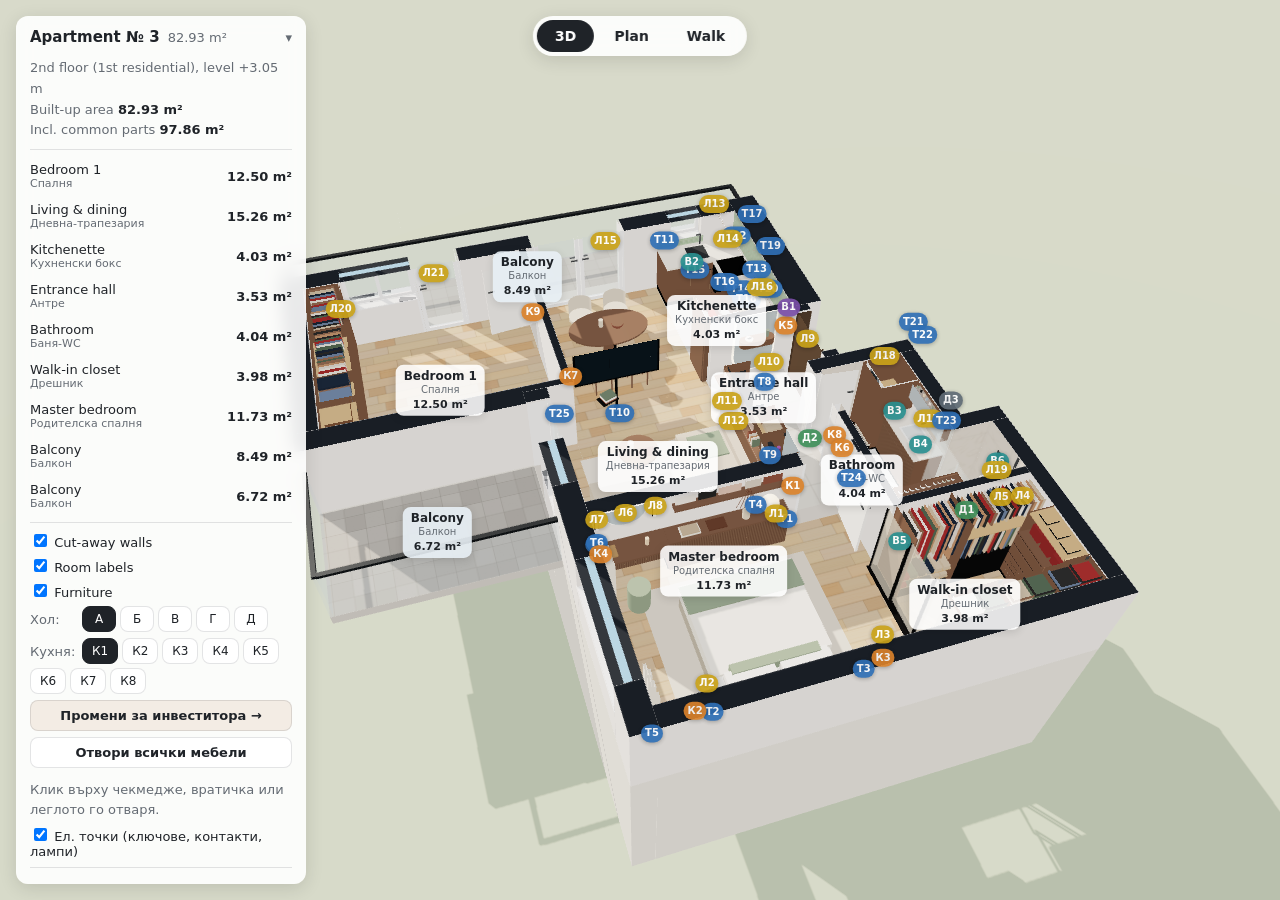
<file: index.html>
<!doctype html>
<html lang="en">
<head>
  <meta charset="utf-8">
  <meta name="viewport" content="width=device-width, initial-scale=1, maximum-scale=1, user-scalable=no">
  <title>Apartment № 3 · 3D</title>
  <meta name="description" content="3D floor plan and walkthrough of Apartment No. 3">
  <link rel="icon" href="data:image/svg+xml,<svg xmlns='http://www.w3.org/2000/svg' viewBox='0 0 32 32'><rect x='3' y='3' width='26' height='26' rx='4' fill='%232f343b'/><path d='M9 9h8v8H9zM19 9h4v14h-4zM9 19h8v4H9z' fill='%23f4f1eb'/></svg>">
  <link rel="stylesheet" href="style.css?v=20261120124533">
  <script type="importmap">
  {
    "imports": {
      "three": "./lib/three.module.min.js",
      "three/addons/": "./lib/addons/"
    }
  }
  </script>
</head>
<body data-mode="orbit">
  <div id="app"></div>

  <header id="topbar">
    <nav id="modes" aria-label="View mode">
      <button data-mode="orbit" class="active" title="3D overview (1)">3D</button>
      <button data-mode="plan" title="Floor plan (2)">Plan</button>
      <button data-mode="walk" title="Walk through (3)">Walk</button>
    </nav>
  </header>

  <details id="panel" open>
    <summary><span class="title">Apartment № 3</span><span class="sub">82.93 m²</span></summary>
    <div class="body">
      <div id="facts"></div>
      <ul id="rooms"></ul>
      <div class="toggles">
        <label class="only-orbit"><input type="checkbox" id="cutaway" checked> Cut-away walls</label>
        <label class="not-walk"><input type="checkbox" id="show-labels" checked> Room labels</label>
        <label><input type="checkbox" id="show-furniture" checked> Furniture</label>
        <div id="variant" class="seg"><span>Хол:</span><button data-v="A" class="active" title="Диван до спалнята, ТВ на колона">А</button><button data-v="B" title="Разменени: ТВ на стената към спалнята">Б</button><button data-v="C" title="Падащ екран + проектор">В</button><button data-v="D" title="Диван до мебелта, ТВ под прозореца">Г</button><button data-v="E" title="Без ТВ в хола, дневна в Спалня 1">Д</button></div>
        <div id="kitchen-variant" class="seg"><span>Кухня:</span><button data-v="k1" class="active" title="П-образна">К1</button><button data-v="k2" title="П-образна + кафе-станция">К2</button><button data-v="k3" title="Остров вместо маса">К3</button><button data-v="k4" title="Г-образна, без шкафове под прозореца">К4</button><button data-v="k5" title="Разменени: кухня по стената към Спалня 1 + остров, трапезария в нишата">К5</button><button data-v="k6" title="Г-образна + остров">К6</button><button data-v="k7" title="Разменени: права кухня по стената, трапезария в нишата">К7</button><button data-v="k8" title="П-образна + кръгла разтегателна маса">К8</button></div>
        <a href="changes.html?v=20261120124533" class="btn link-btn">Промени за инвеститора →</a>
        <button id="open-all" class="btn">Отвори всички мебели</button>
        <p class="help">Клик върху чекмедже, вратичка или леглото го отваря.</p>
        <label><input type="checkbox" id="show-elec" checked> Ел. точки (ключове, контакти, лампи)</label>
      </div>
      <details id="furn-box">
        <summary>Мебели и механизми</summary>
        <ul id="furn-list"></ul>
      </details>
      <details id="elec-box">
        <summary>Ел. точки (ключове, контакти, лампи)</summary>
        <ul id="elec-list"></ul>
      </details>
      <p class="help only-orbit">Drag to rotate · right-drag to pan · scroll to zoom · click a door to open/close it.</p>
      <p class="help only-plan">Drag to pan · scroll to zoom. Plan is cut at 1.3 m, like an architect's drawing.</p>
      <p class="help only-walk">WASD / arrows to move · mouse to look · <kbd>Shift</kbd> to run · <kbd>E</kbd> or click to open/close doors · <kbd>Esc</kbd> to release the mouse · click the mini-map to jump.</p>
      <p class="note">Dimensions in cm, from the architect's plan. Ceiling height (2.65 m) is assumed.</p>
    </div>
  </details>

  <div id="hud"></div>
  <div id="crosshair"></div>
  <div id="lock-hint">Click to look around</div>
  <canvas id="minimap"></canvas>
  <div id="joystick"><div class="knob"></div></div>
  <button id="door-btn">Door</button>
  <div id="toast"></div>
  <noscript>This page needs JavaScript and WebGL.</noscript>

  <script type="module" src="src/main.js?v=20261120124533"></script>
</body>
</html>
</file>
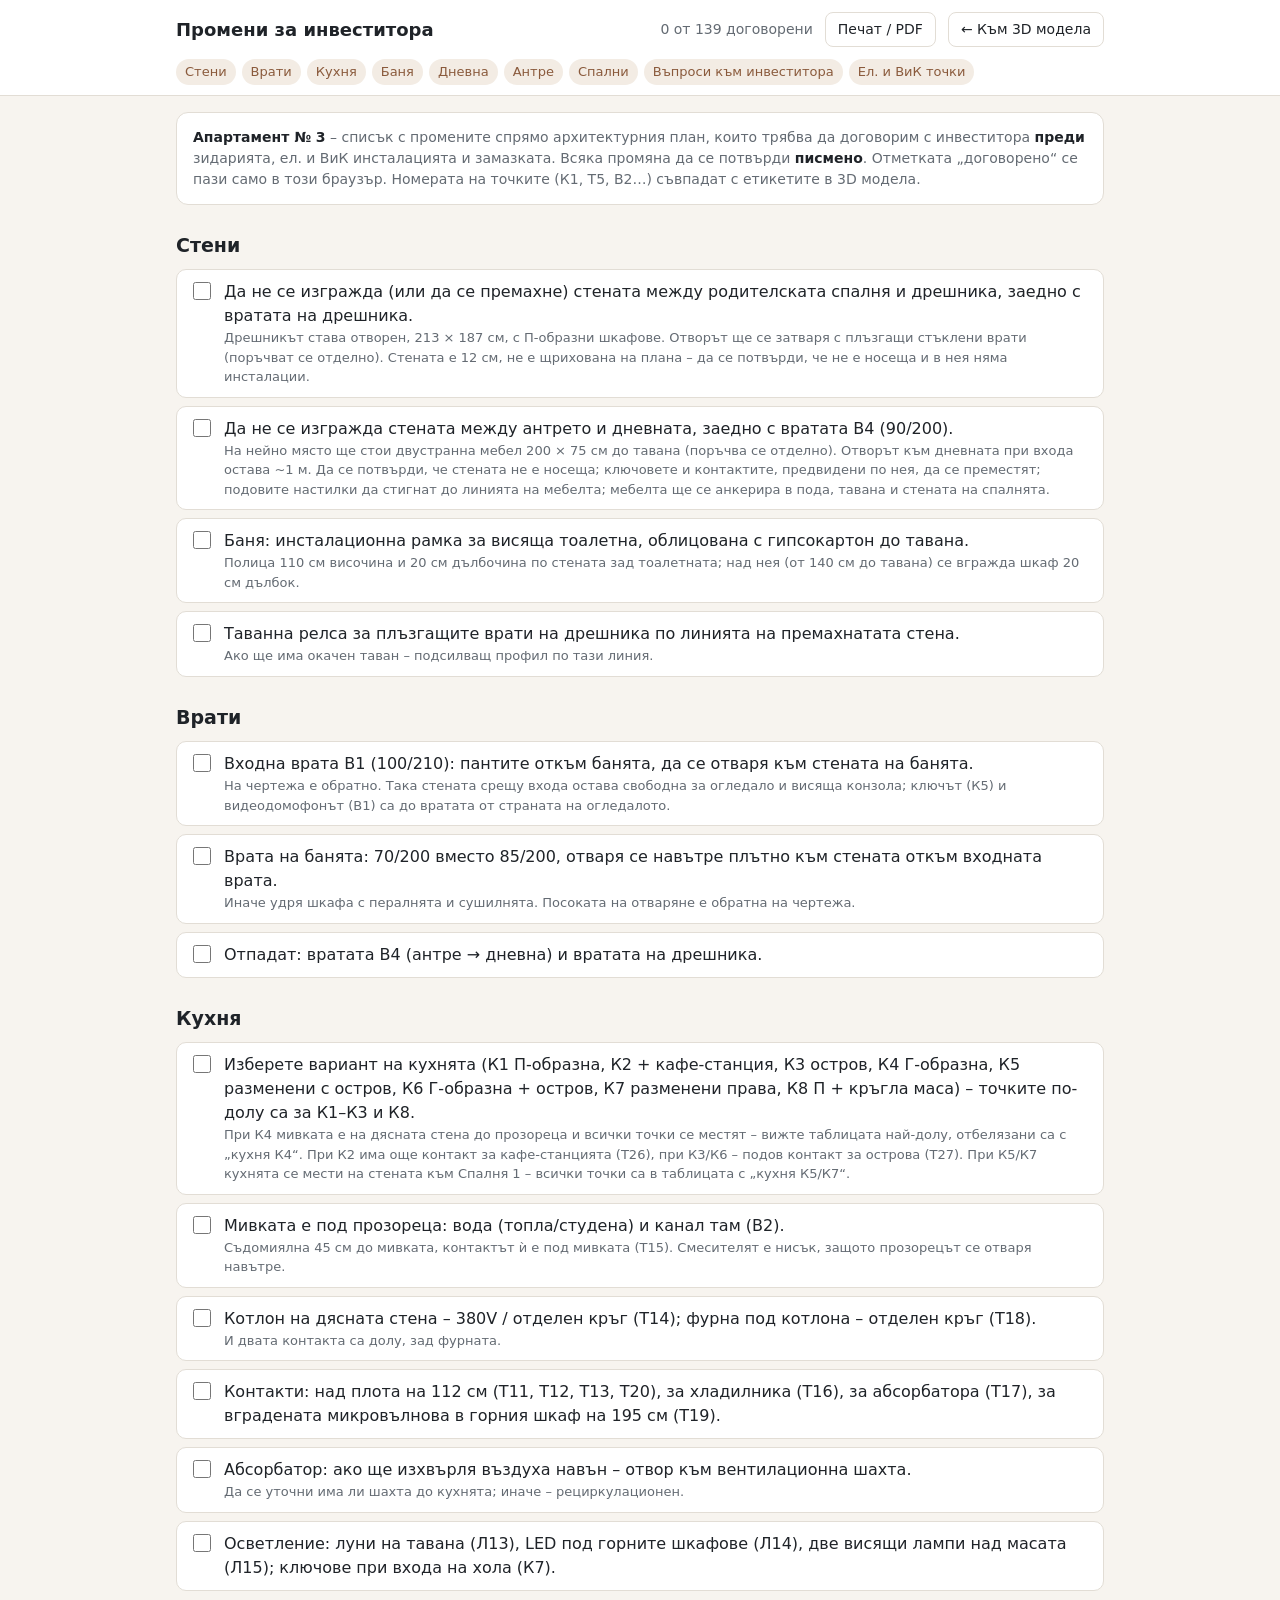
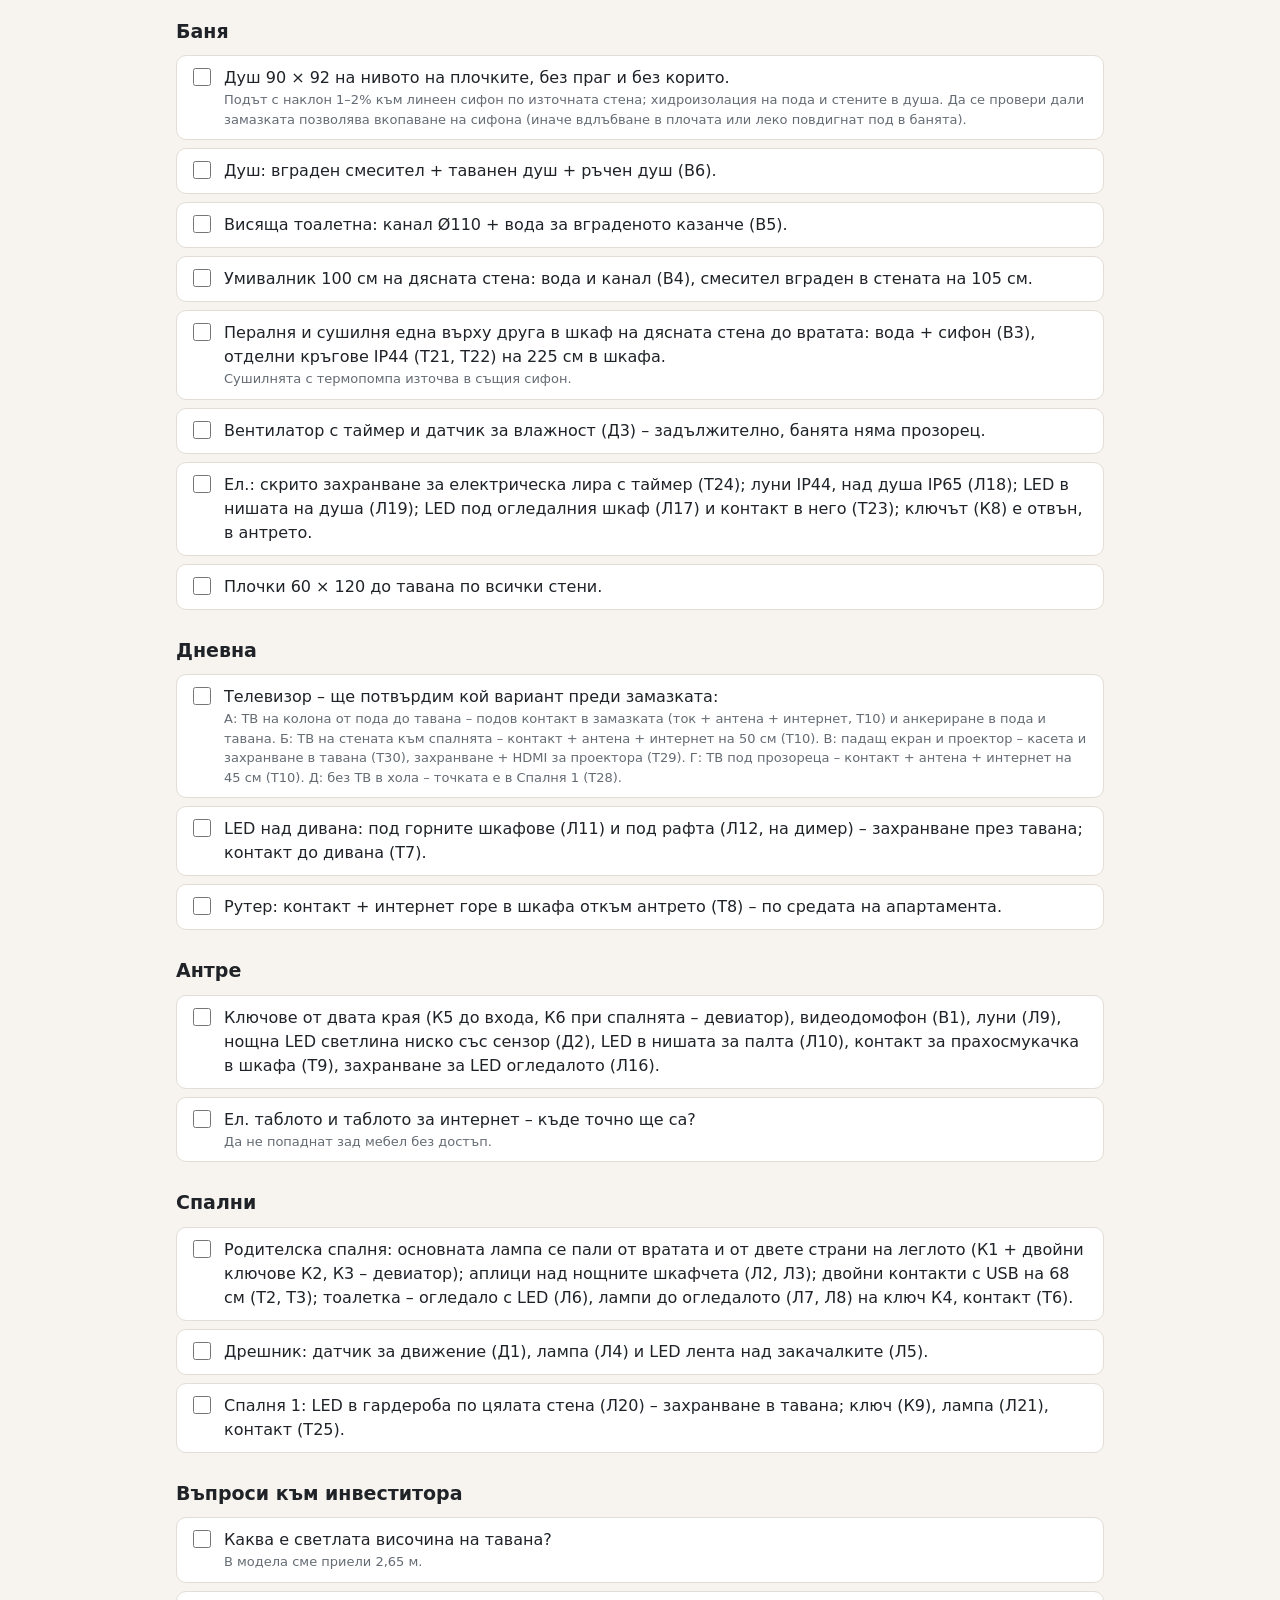
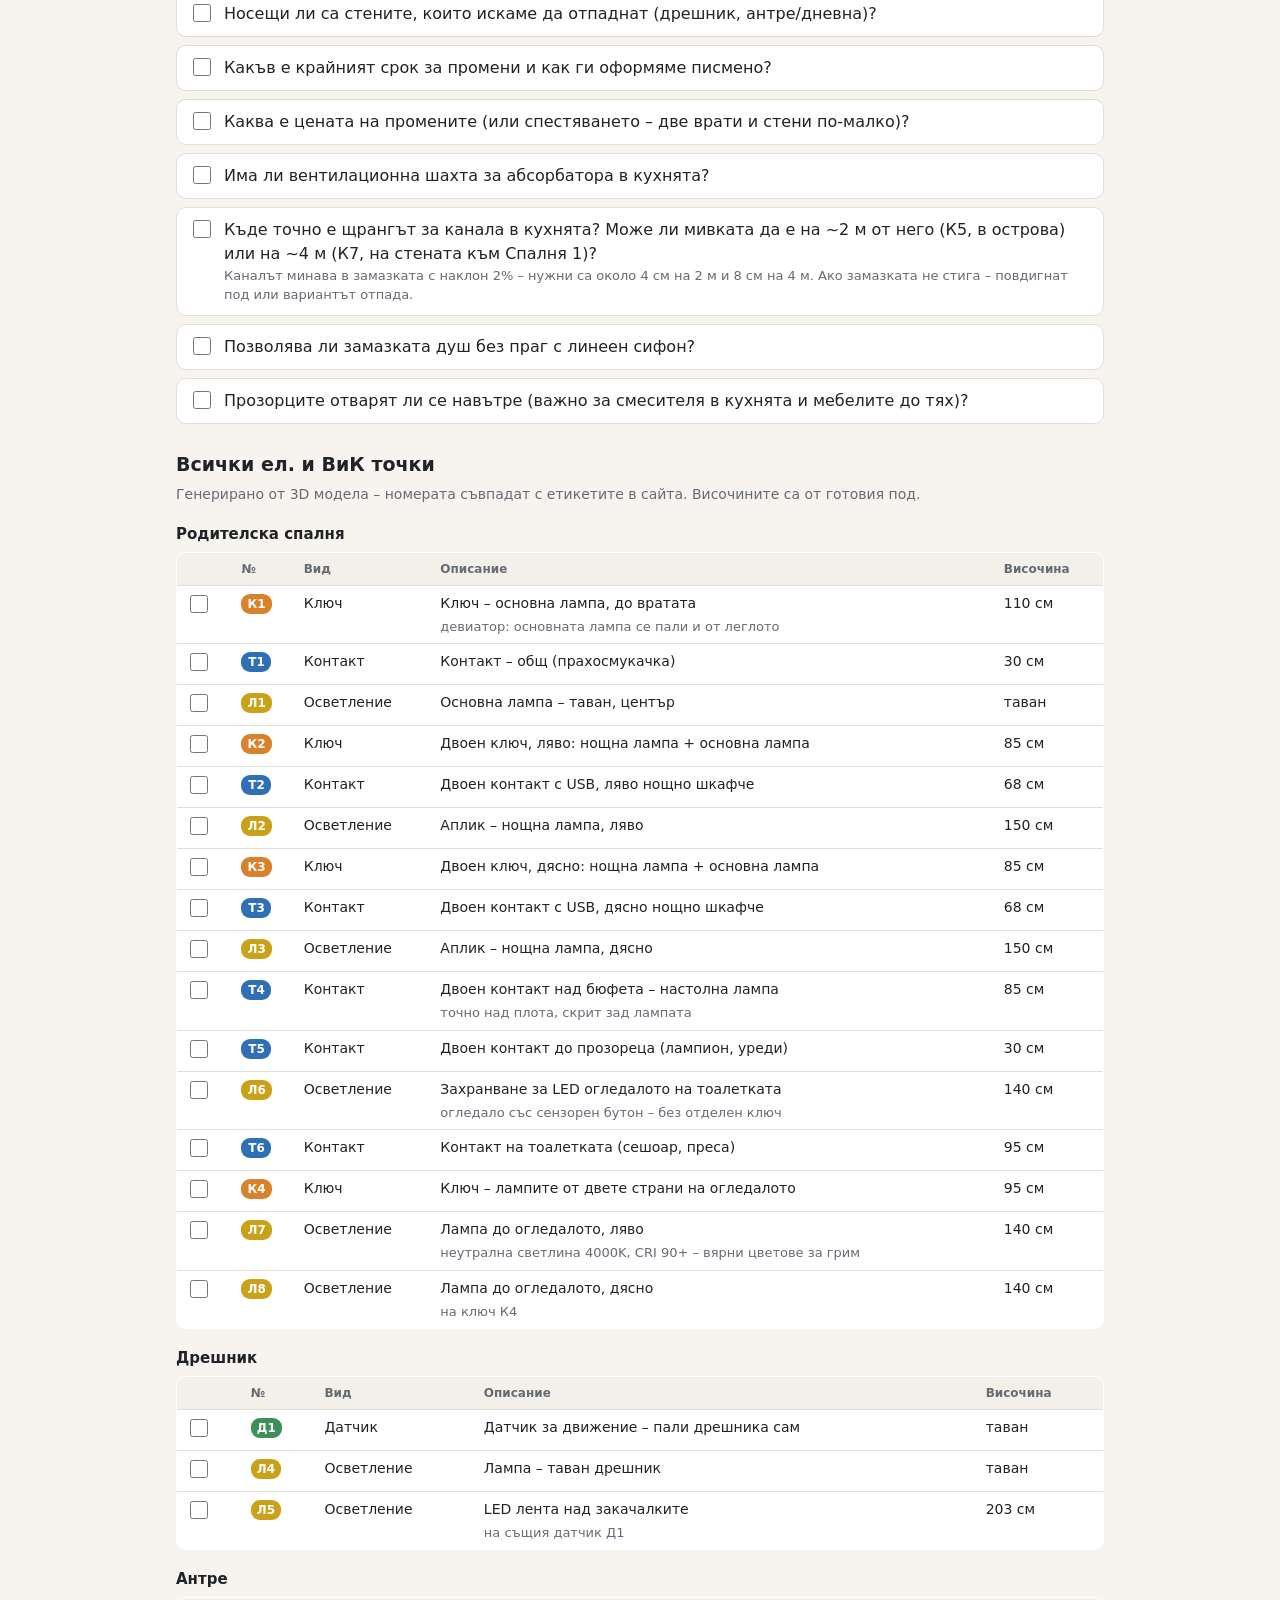
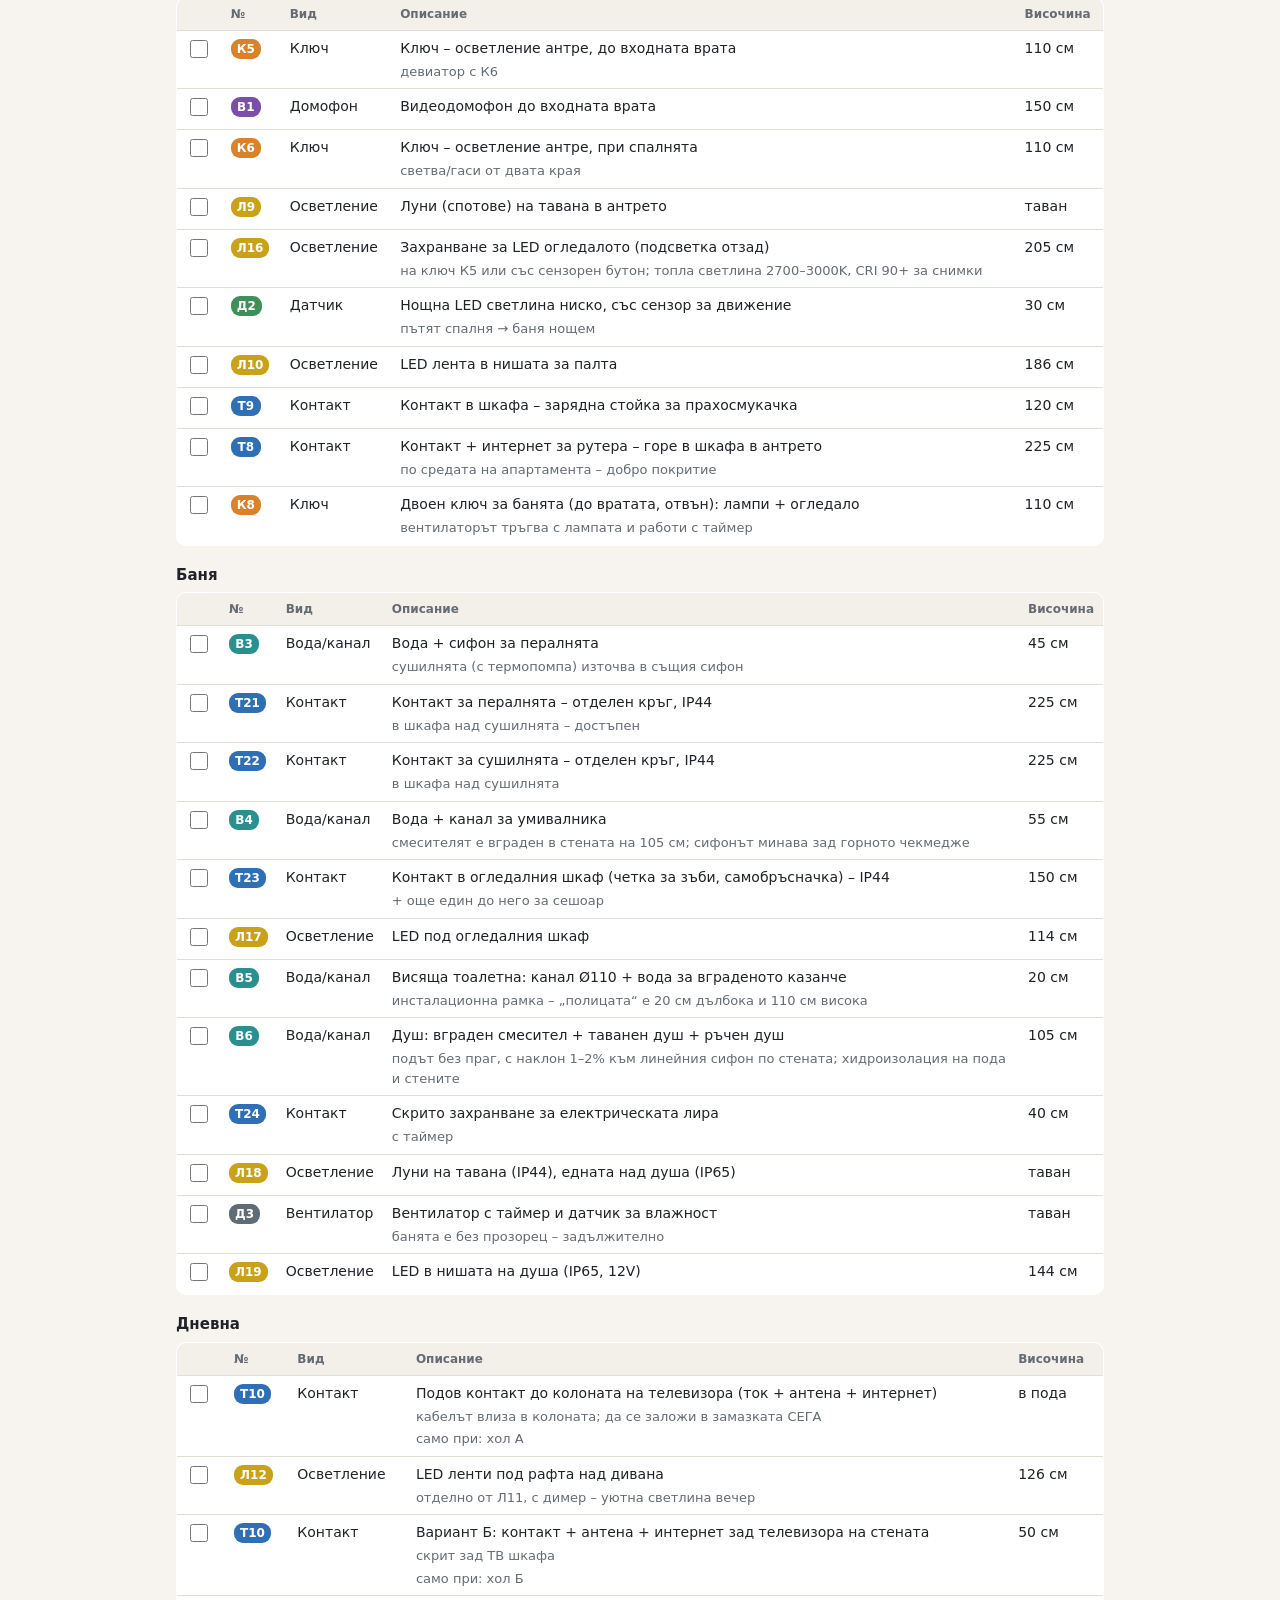
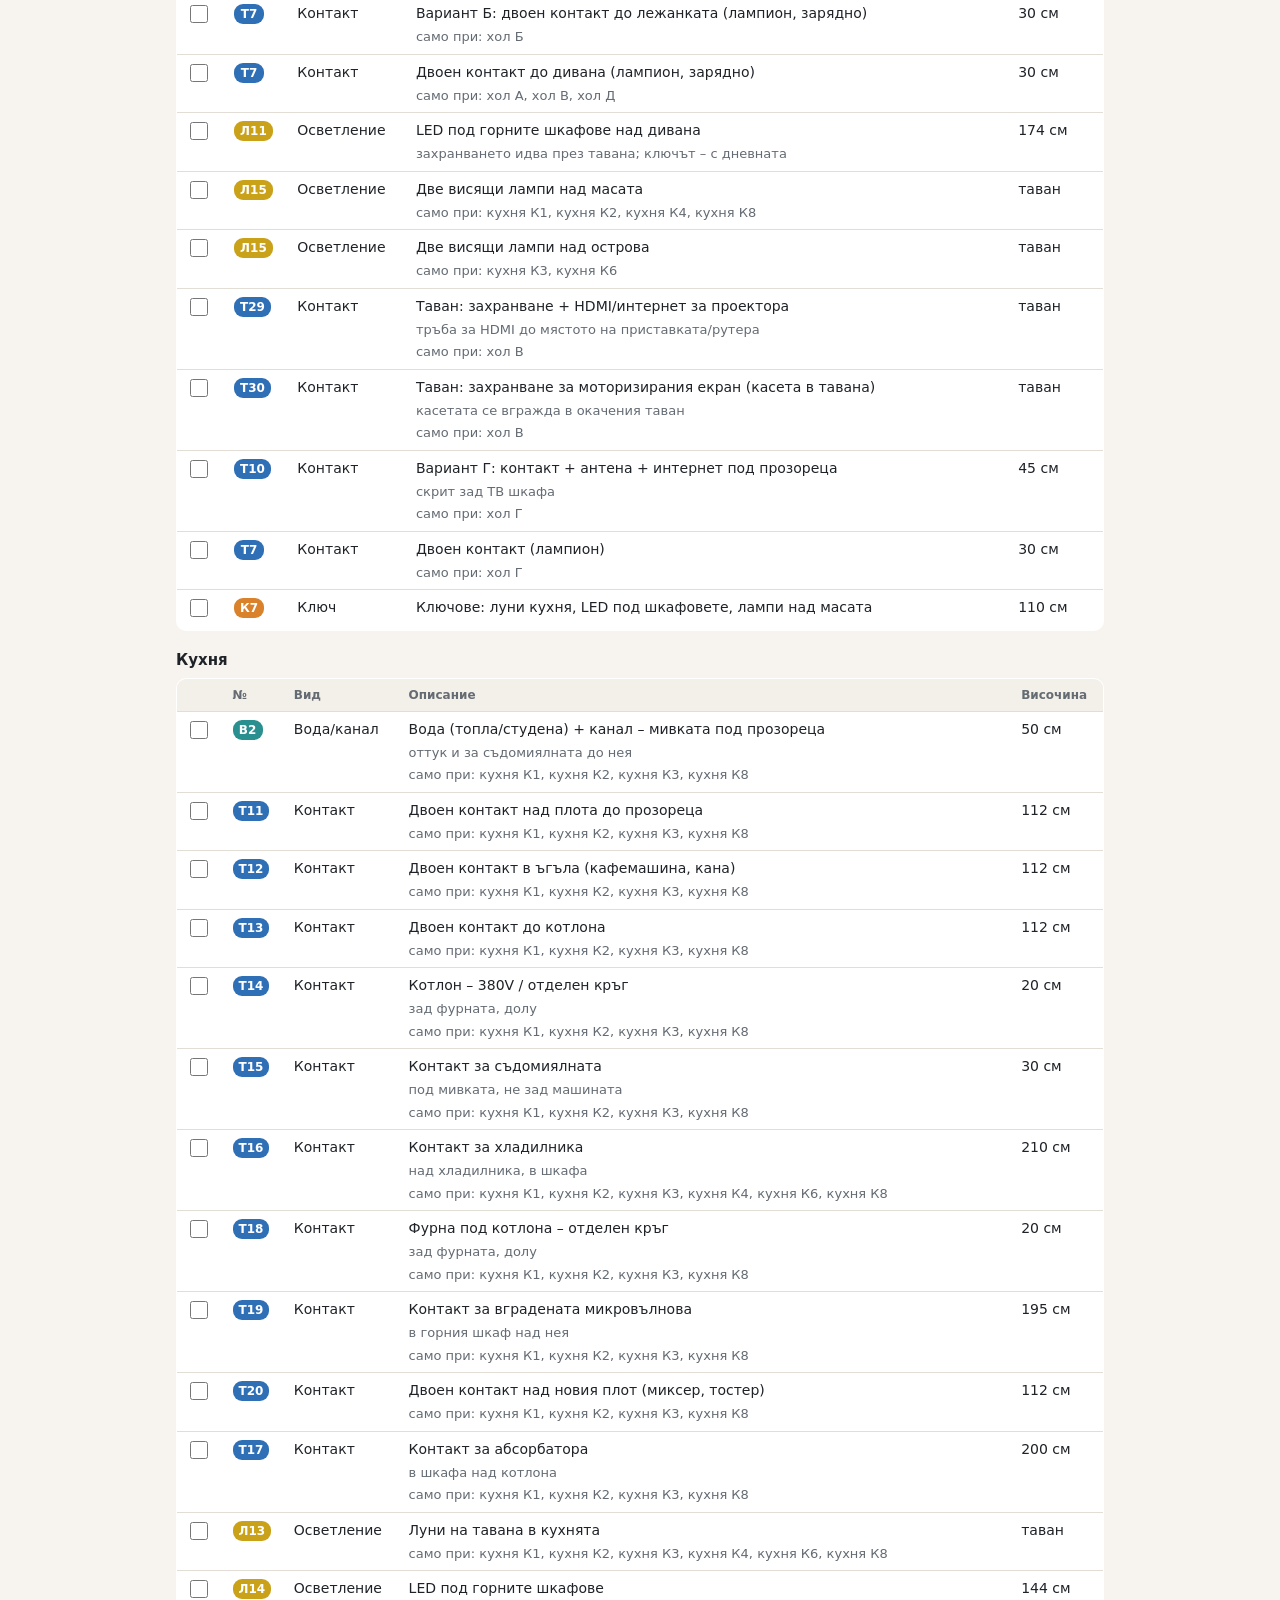
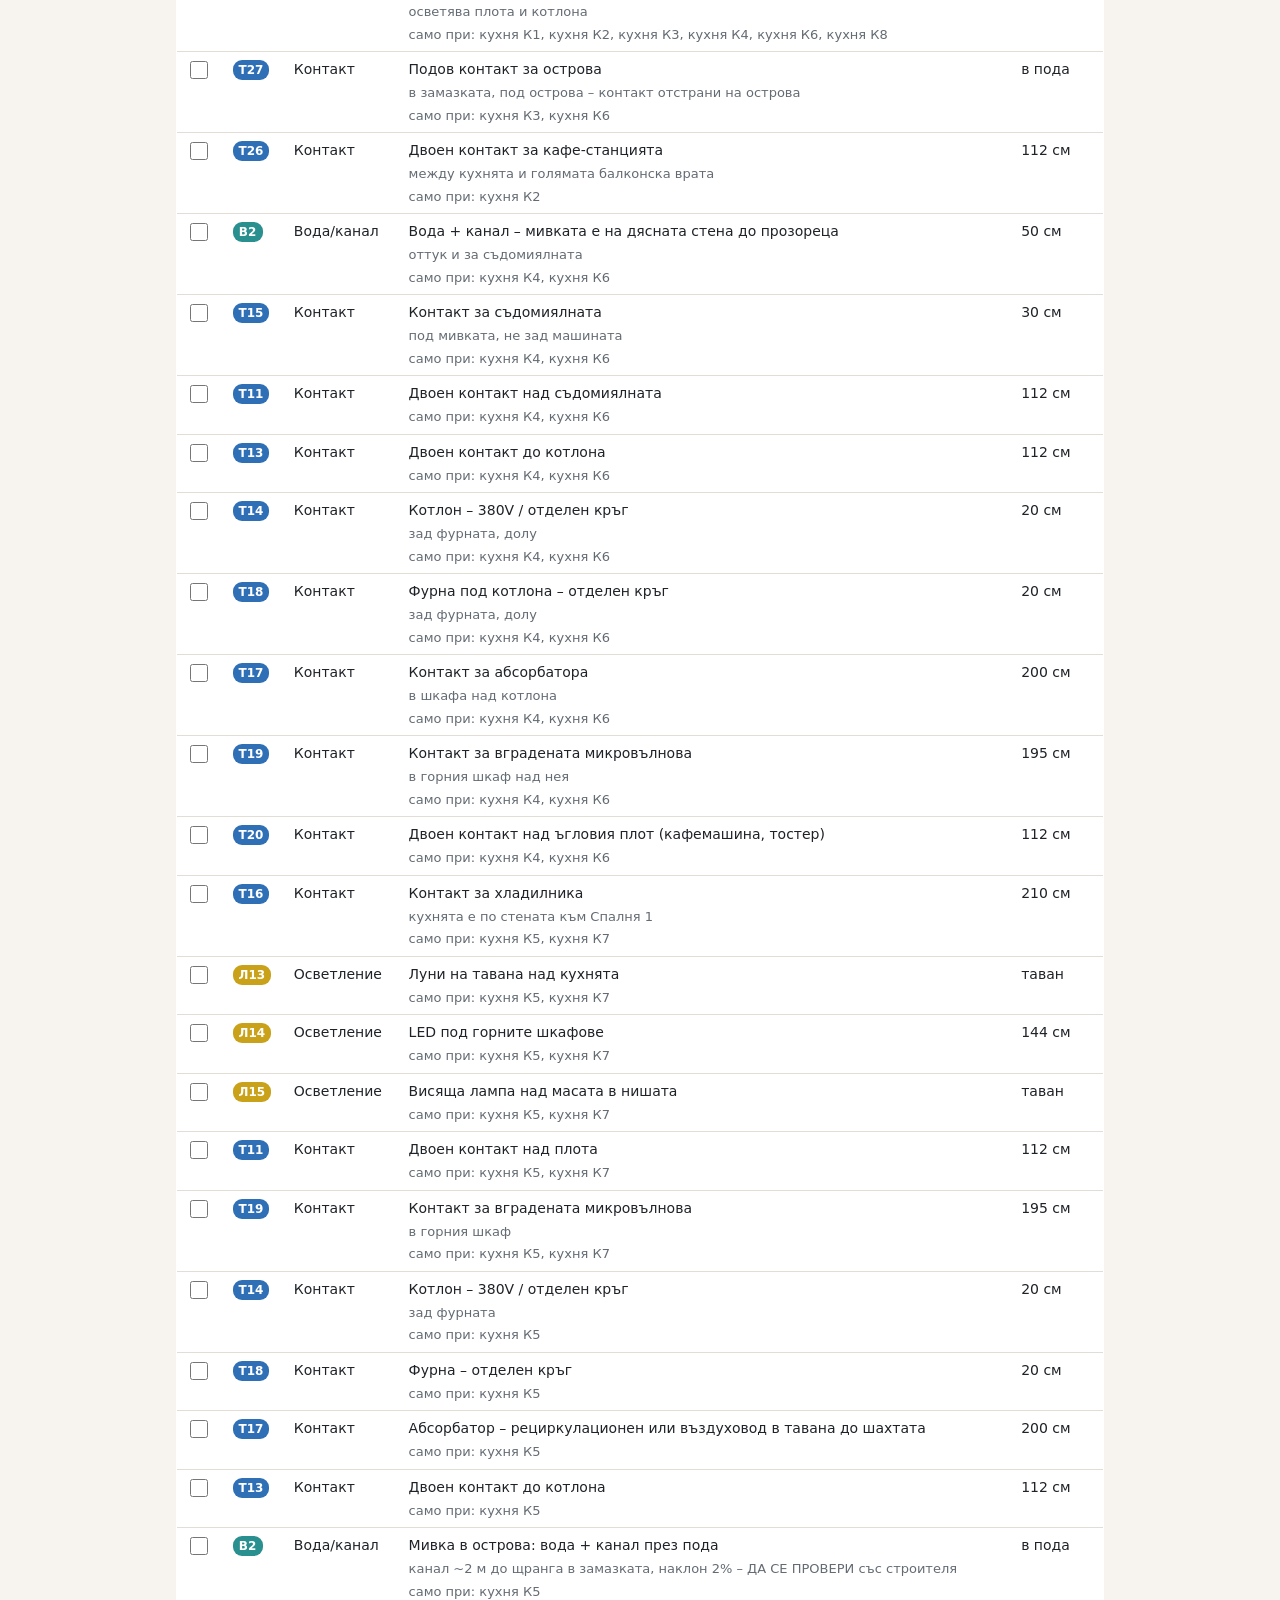
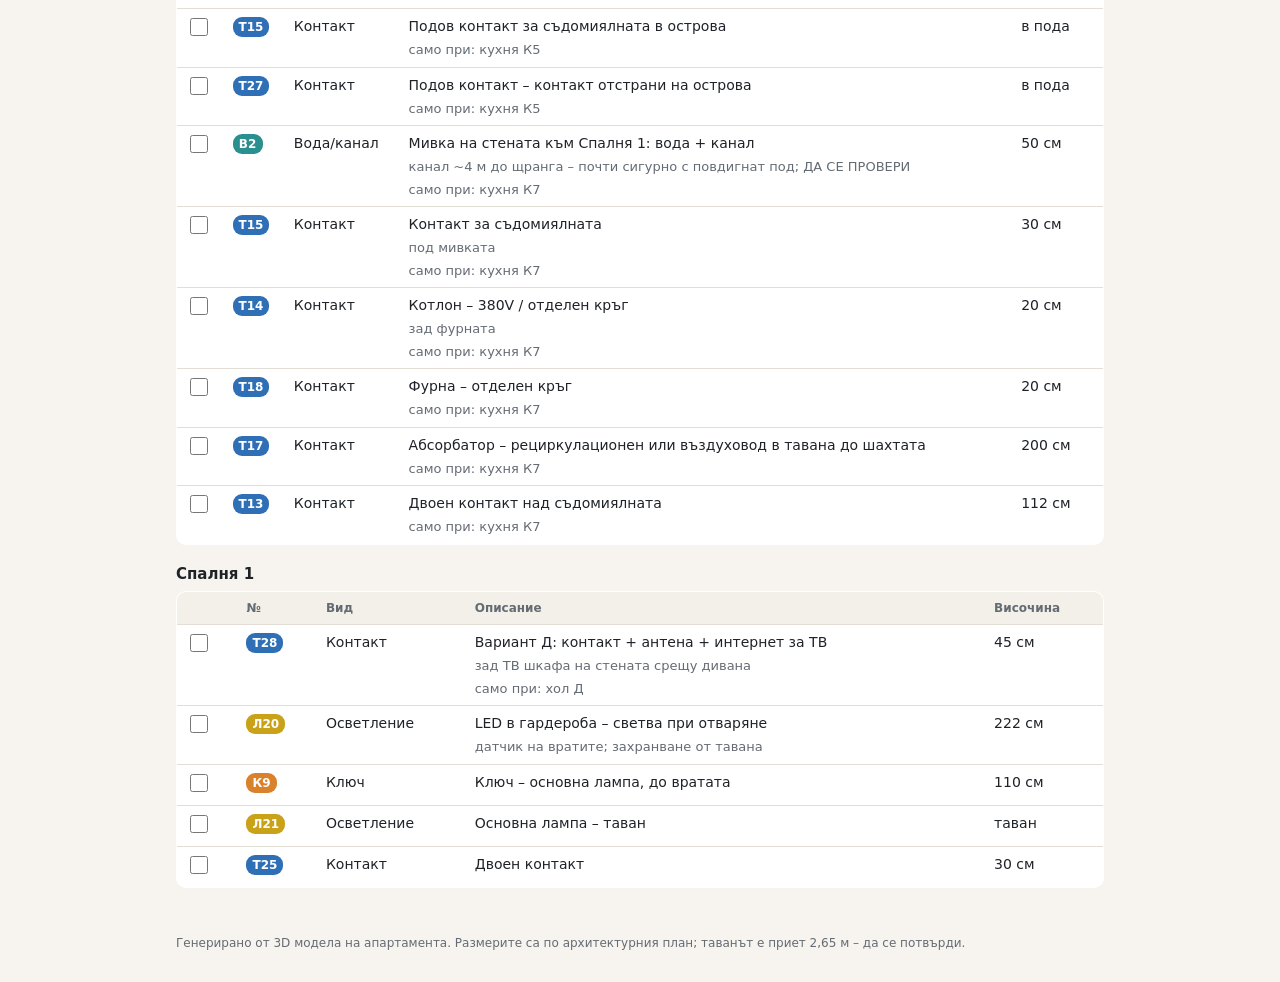
<file: changes.html>
<!doctype html>
<html lang="bg">
<head>
  <meta charset="utf-8">
  <meta name="viewport" content="width=device-width, initial-scale=1">
  <title>Промени за инвеститора · Апартамент № 3</title>
  <link rel="icon" href="data:image/svg+xml,<svg xmlns='http://www.w3.org/2000/svg' viewBox='0 0 32 32'><rect x='3' y='3' width='26' height='26' rx='4' fill='%232f343b'/><path d='M9 9h8v8H9zM19 9h4v14h-4zM9 19h8v4H9z' fill='%23f4f1eb'/></svg>">
  <script type="importmap">
  { "imports": { "three": "./lib/three.module.min.js", "three/addons/": "./lib/addons/" } }
  </script>
  <style>
    :root { --ink: #1f2328; --muted: #646b73; --line: #e2ddd5; --bg: #f7f4ef; --card: #fff; --accent: #8a5a3c;
      font-family: system-ui, -apple-system, "Segoe UI", Roboto, sans-serif; color: var(--ink); }
    * { box-sizing: border-box; }
    body { margin: 0; background: var(--bg); line-height: 1.5; }
    header { background: var(--card); border-bottom: 1px solid var(--line); position: sticky; top: 0; z-index: 2; }
    .bar { max-width: 960px; margin: 0 auto; padding: 12px 16px; display: flex; gap: 12px; align-items: center; flex-wrap: wrap; }
    .bar h1 { font-size: 18px; margin: 0; flex: 1 1 auto; }
    .bar a.back, .bar button { font: inherit; font-size: 14px; border: 1px solid var(--line); background: #fff; border-radius: 8px; padding: 6px 12px; color: inherit; text-decoration: none; cursor: pointer; }
    #count { color: var(--muted); font-size: 14px; }
    nav#toc { max-width: 960px; margin: 0 auto; padding: 0 16px 10px; display: flex; gap: 6px; flex-wrap: wrap; }
    nav#toc a { font-size: 13px; color: var(--accent); text-decoration: none; background: #f3ece4; padding: 3px 9px; border-radius: 999px; }
    main { max-width: 960px; margin: 0 auto; padding: 16px; }
    .intro { background: var(--card); border: 1px solid var(--line); border-radius: 12px; padding: 14px 16px; color: var(--muted); font-size: 14px; }
    .intro b { color: var(--ink); }
    section { margin-top: 26px; scroll-margin-top: 110px; }
    h2 { font-size: 19px; margin: 0 0 10px; }
    h3 { font-size: 15px; margin: 18px 0 6px; }
    .lead { color: var(--muted); font-size: 14px; margin: -4px 0 8px; }
    ol.items { list-style: none; padding: 0; margin: 0; display: flex; flex-direction: column; gap: 8px; }
    ol.items li { display: flex; gap: 10px; background: var(--card); border: 1px solid var(--line); border-radius: 10px; padding: 10px 12px; }
    ol.items p { margin: 0; }
    .note { display: block; color: var(--muted); font-size: 13px; margin-top: 3px; }
    input.done { width: 18px; height: 18px; margin-top: 2px; flex: none; accent-color: #3f8f5a; }
    .is-done > div > p:first-child, tr.is-done td:nth-child(4) { text-decoration: line-through; text-decoration-color: #3f8f5a; color: var(--muted); }
    .table-wrap { overflow-x: auto; }
    table { width: 100%; border-collapse: collapse; background: var(--card); border: 1px solid var(--line); border-radius: 10px; overflow: hidden; font-size: 14px; }
    th, td { text-align: left; padding: 7px 9px; border-bottom: 1px solid var(--line); vertical-align: top; }
    th { background: #f3efe9; font-size: 12px; color: var(--muted); font-weight: 600; }
    td.h { white-space: nowrap; }
    .tag { display: inline-block; min-width: 30px; text-align: center; color: #fff; font-weight: 600; font-size: 12px; border-radius: 9px; padding: 1px 6px; }
    .t-switch { background: #d9822b; } .t-socket { background: #2f6fb5; } .t-light { background: #c9a21a; }
    .t-sensor { background: #3f8f5a; } .t-intercom { background: #7a4fa8; } .t-water { background: #2a8f8f; } .t-fan { background: #5f6b75; }
    footer { max-width: 960px; margin: 30px auto; padding: 0 16px; color: var(--muted); font-size: 12px; }
    @media (max-width: 600px) { th:nth-child(3), td:nth-child(3) { display: none; } }
    @media print {
      header .bar a.back, header .bar button, nav#toc { display: none; }
      header { position: static; border: 0; }
      body { background: #fff; }
      ol.items li, table { break-inside: avoid; border-color: #ccc; }
      section { break-inside: auto; }
    }
  </style>
</head>
<body>
  <header>
    <div class="bar">
      <h1>Промени за инвеститора</h1>
      <span id="count"></span>
      <button id="print" type="button">Печат / PDF</button>
      <a class="back" href="./">← Към 3D модела</a>
    </div>
    <nav id="toc"></nav>
  </header>
  <main>
    <div class="intro">
      <b>Апартамент № 3</b> – списък с промените спрямо архитектурния план, които трябва да договорим с инвеститора <b>преди</b>
      зидарията, ел. и ВиК инсталацията и замазката. Всяка промяна да се потвърди <b>писмено</b>. Отметката „договорено“ се пази само
      в този браузър. Номерата на точките (К1, Т5, В2…) съвпадат с етикетите в 3D модела.
    </div>
    <div id="content"></div>
  </main>
  <footer>Генерирано от 3D модела на апартамента. Размерите са по архитектурния план; таванът е приет 2,65 м – да се потвърди.</footer>
  <script type="module" src="src/changes.js?v=20261120124533"></script>
</body>
</html>
</file>
<file: style.css>
:root {
  --ink: #1f2328;
  --muted: #646b73;
  --panel: rgba(255, 255, 255, 0.9);
  --line: rgba(31, 35, 40, 0.12);
  --accent: #e85d3f;
  --radius: 12px;
  font-family: system-ui, -apple-system, "Segoe UI", Roboto, sans-serif;
  color: var(--ink);
}

* { box-sizing: border-box; }
html, body { margin: 0; height: 100%; overflow: hidden; background: #dfe8f0; }
#app, #app canvas, .labels { position: fixed; inset: 0; }
#app canvas { display: block; touch-action: none; }
.labels { pointer-events: none; }
body.hide-room-labels .room-label { display: none !important; }

button { font: inherit; color: inherit; cursor: pointer; }

/* mode switcher */
#topbar { position: fixed; top: 16px; left: 50%; transform: translateX(-50%); z-index: 5; }
#modes { display: flex; gap: 2px; padding: 4px; background: var(--panel); border-radius: 999px;
  box-shadow: 0 4px 18px rgba(0,0,0,.12); backdrop-filter: blur(8px); }
#modes button { border: 0; background: none; padding: 8px 18px; border-radius: 999px; font-weight: 600; font-size: 14px; }
#modes button.active { background: var(--ink); color: #fff; }

/* side panel */
#panel { position: fixed; top: 16px; left: 16px; z-index: 6; width: 290px; max-height: calc(100% - 32px);
  overflow: auto; background: var(--panel); border-radius: var(--radius); box-shadow: 0 4px 18px rgba(0,0,0,.12);
  backdrop-filter: blur(8px); font-size: 13px; }
#panel summary { list-style: none; cursor: pointer; padding: 12px 14px; display: flex; align-items: baseline;
  justify-content: space-between; gap: 8px; }
#panel summary::-webkit-details-marker { display: none; }
#panel summary .title { font-weight: 700; font-size: 15px; }
#panel summary .sub { color: var(--muted); }
#panel summary::after { content: "▾"; color: var(--muted); margin-left: auto; padding-left: 8px; }
#panel:not([open]) summary::after { content: "▸"; }
#panel .body { padding: 0 14px 14px; }
#facts { color: var(--muted); line-height: 1.6; padding-bottom: 8px; border-bottom: 1px solid var(--line); }
#facts b { color: var(--ink); }
#rooms { list-style: none; margin: 6px 0; padding: 0; }
#rooms li { display: flex; justify-content: space-between; align-items: center; padding: 6px 8px; margin: 0 -8px;
  border-radius: 8px; cursor: pointer; }
#rooms li:hover { background: rgba(0,0,0,.05); }
#rooms li small { display: block; color: var(--muted); font-size: 11px; }
#rooms li b { font-variant-numeric: tabular-nums; font-weight: 600; }
.toggles { display: flex; flex-direction: column; gap: 6px; padding: 8px 0; border-top: 1px solid var(--line); }
.help, .note { color: var(--muted); line-height: 1.5; margin: 6px 0 0; }
.note { font-size: 11px; }
kbd { font: 11px ui-monospace, monospace; border: 1px solid var(--line); border-radius: 4px; padding: 0 4px; background: #fff; }

body:not([data-mode="orbit"]) .only-orbit,
body:not([data-mode="plan"]) .only-plan,
body:not([data-mode="walk"]) .only-walk,
body[data-mode="walk"] .not-walk { display: none; }

/* room labels */
.room-label { text-align: center; background: rgba(255,255,255,.88); border-radius: 8px; padding: 4px 8px;
  box-shadow: 0 2px 8px rgba(0,0,0,.12); line-height: 1.25; white-space: nowrap; font-size: 12px; }
.room-label b { display: block; font-size: 12px; }
.room-label span { display: block; color: var(--muted); font-size: 10px; }
.room-label em { font-style: normal; font-weight: 600; font-size: 11px; }
.room-label i { display: none; font-style: normal; color: var(--muted); font-size: 10px; }
body[data-mode="plan"] .room-label i { display: block; }
.room-label.outdoor { background: rgba(232,240,246,.9); }

/* walk mode HUD */
#hud { position: fixed; top: 70px; left: 50%; transform: translateX(-50%); z-index: 4; background: var(--panel);
  padding: 6px 14px; border-radius: 999px; font-size: 13px; box-shadow: 0 2px 10px rgba(0,0,0,.12); white-space: nowrap; }
#hud span { color: var(--muted); }
#hud:empty, body:not([data-mode="walk"]) #hud { display: none; }
#crosshair { position: fixed; left: 50%; top: 50%; width: 6px; height: 6px; margin: -3px 0 0 -3px; border-radius: 50%;
  background: #fff; box-shadow: 0 0 0 1.5px rgba(0,0,0,.5); z-index: 3; display: none; }
body.locked #crosshair { display: block; }
#lock-hint { position: fixed; left: 50%; bottom: 28px; transform: translateX(-50%); background: rgba(31,35,40,.82);
  color: #fff; padding: 8px 16px; border-radius: 999px; font-size: 13px; z-index: 3; pointer-events: none; display: none; }
body[data-mode="walk"]:not(.locked):not(.touch) #lock-hint { display: block; }

#minimap { position: fixed; right: 16px; bottom: 16px; width: 220px; height: 228px; z-index: 4;
  background: rgba(255,255,255,.85); border-radius: var(--radius); box-shadow: 0 4px 18px rgba(0,0,0,.15);
  cursor: crosshair; display: none; }
body[data-mode="walk"] #minimap { display: block; }

#joystick { position: fixed; left: 24px; bottom: 24px; width: 120px; height: 120px; border-radius: 50%;
  background: rgba(255,255,255,.35); border: 2px solid rgba(255,255,255,.7); z-index: 5; touch-action: none; display: none; }
#joystick .knob { position: absolute; left: 50%; top: 50%; width: 48px; height: 48px; margin: -24px 0 0 -24px;
  border-radius: 50%; background: rgba(255,255,255,.9); box-shadow: 0 2px 8px rgba(0,0,0,.2); pointer-events: none; }
#door-btn { position: fixed; right: 16px; bottom: 260px; z-index: 5; border: 0; background: var(--panel);
  padding: 10px 16px; border-radius: 999px; font-weight: 600; box-shadow: 0 2px 10px rgba(0,0,0,.15); display: none; }
body.touch[data-mode="walk"] #joystick, body.touch[data-mode="walk"] #door-btn { display: block; }

#toast { position: fixed; left: 50%; top: 116px; transform: translateX(-50%); background: rgba(31,35,40,.85); color: #fff;
  padding: 6px 14px; border-radius: 999px; font-size: 13px; opacity: 0; transition: opacity .2s; pointer-events: none; z-index: 8; }
#toast.show { opacity: 1; }

@media (max-width: 760px) {
  #topbar { top: auto; bottom: 16px; }
  body[data-mode="walk"] #topbar { bottom: auto; top: 12px; }
  #panel { width: calc(100% - 32px); max-height: 60%; top: 12px; }
  body[data-mode="walk"] #panel { top: 64px; }
  #panel:not([open]) { width: auto; }
  #hud { top: 128px; }
  #minimap { width: 150px; height: 156px; }
  #door-btn { bottom: 184px; }
}

/* electrical points */
.elec { display: inline-flex; align-items: center; justify-content: center; min-width: 22px; height: 18px; padding: 0 4px;
  border-radius: 9px; font: 600 10px/1 system-ui, sans-serif; color: #fff; box-shadow: 0 1px 4px rgba(0,0,0,.3); }
.labels .elec { opacity: .92; }
.elec-switch { background: #d9822b; }
.elec-socket { background: #2f6fb5; }
.elec-light { background: #c9a21a; }
.elec-sensor { background: #3f8f5a; }
body:not(.show-elec) #elec-box { display: none; }
#elec-box { border-top: 1px solid var(--line); padding-top: 8px; }
#elec-box summary { cursor: pointer; font-weight: 600; }
#elec-list { list-style: none; margin: 8px 0 0; padding: 0; display: flex; flex-direction: column; gap: 6px; }
#elec-list li { display: flex; gap: 8px; align-items: flex-start; line-height: 1.35; }
#elec-list li .elec { flex: none; margin-top: 1px; }
#elec-list small { display: block; color: var(--muted); font-size: 11px; }

.btn { border: 1px solid var(--line); background: #fff; border-radius: 8px; padding: 7px 10px; font-weight: 600; font-size: 13px; }
.btn:hover { background: #f4f1eb; }
#furn-box { border-top: 1px solid var(--line); padding-top: 8px; margin-bottom: 8px; }
#furn-box summary { cursor: pointer; font-weight: 600; }
#furn-list { list-style: none; margin: 8px 0 0; padding: 0; display: flex; flex-direction: column; gap: 8px; }
#furn-list small { display: block; color: var(--muted); font-size: 11px; line-height: 1.4; }
.elec-intercom { background: #7a4fa8; }
#elec-list li.elec-room { font-weight: 700; margin-top: 6px; color: var(--ink); }
.elec-water { background: #2a8f8f; }
#variant { display: flex; gap: 4px; align-items: center; flex-wrap: wrap; }
#variant span { color: var(--muted); margin-right: 2px; }
#variant button { border: 1px solid var(--line); background: #fff; border-radius: 8px; padding: 5px 8px; font-size: 12px; }
#variant button.active { background: var(--ink); color: #fff; border-color: var(--ink); }
.elec-fan { background: #5f6b75; }
#bath-variant { display: flex; gap: 4px; align-items: center; flex-wrap: wrap; }
#bath-variant span { color: var(--muted); margin-right: 2px; }
#bath-variant button { border: 1px solid var(--line); background: #fff; border-radius: 8px; padding: 5px 8px; font-size: 12px; }
#bath-variant button.active { background: var(--ink); color: #fff; border-color: var(--ink); }
.link-btn { display: block; text-align: center; text-decoration: none; color: var(--ink); background: #f3ece4; }
#kitchen-variant { display: flex; gap: 4px; align-items: center; flex-wrap: wrap; }
#kitchen-variant span, #variant span { color: var(--muted); margin-right: 2px; min-width: 46px; }
#kitchen-variant button { border: 1px solid var(--line); background: #fff; border-radius: 8px; padding: 5px 9px; font-size: 12px; }
#kitchen-variant button.active { background: var(--ink); color: #fff; border-color: var(--ink); }
#variant button { min-width: 34px; }
</file>
